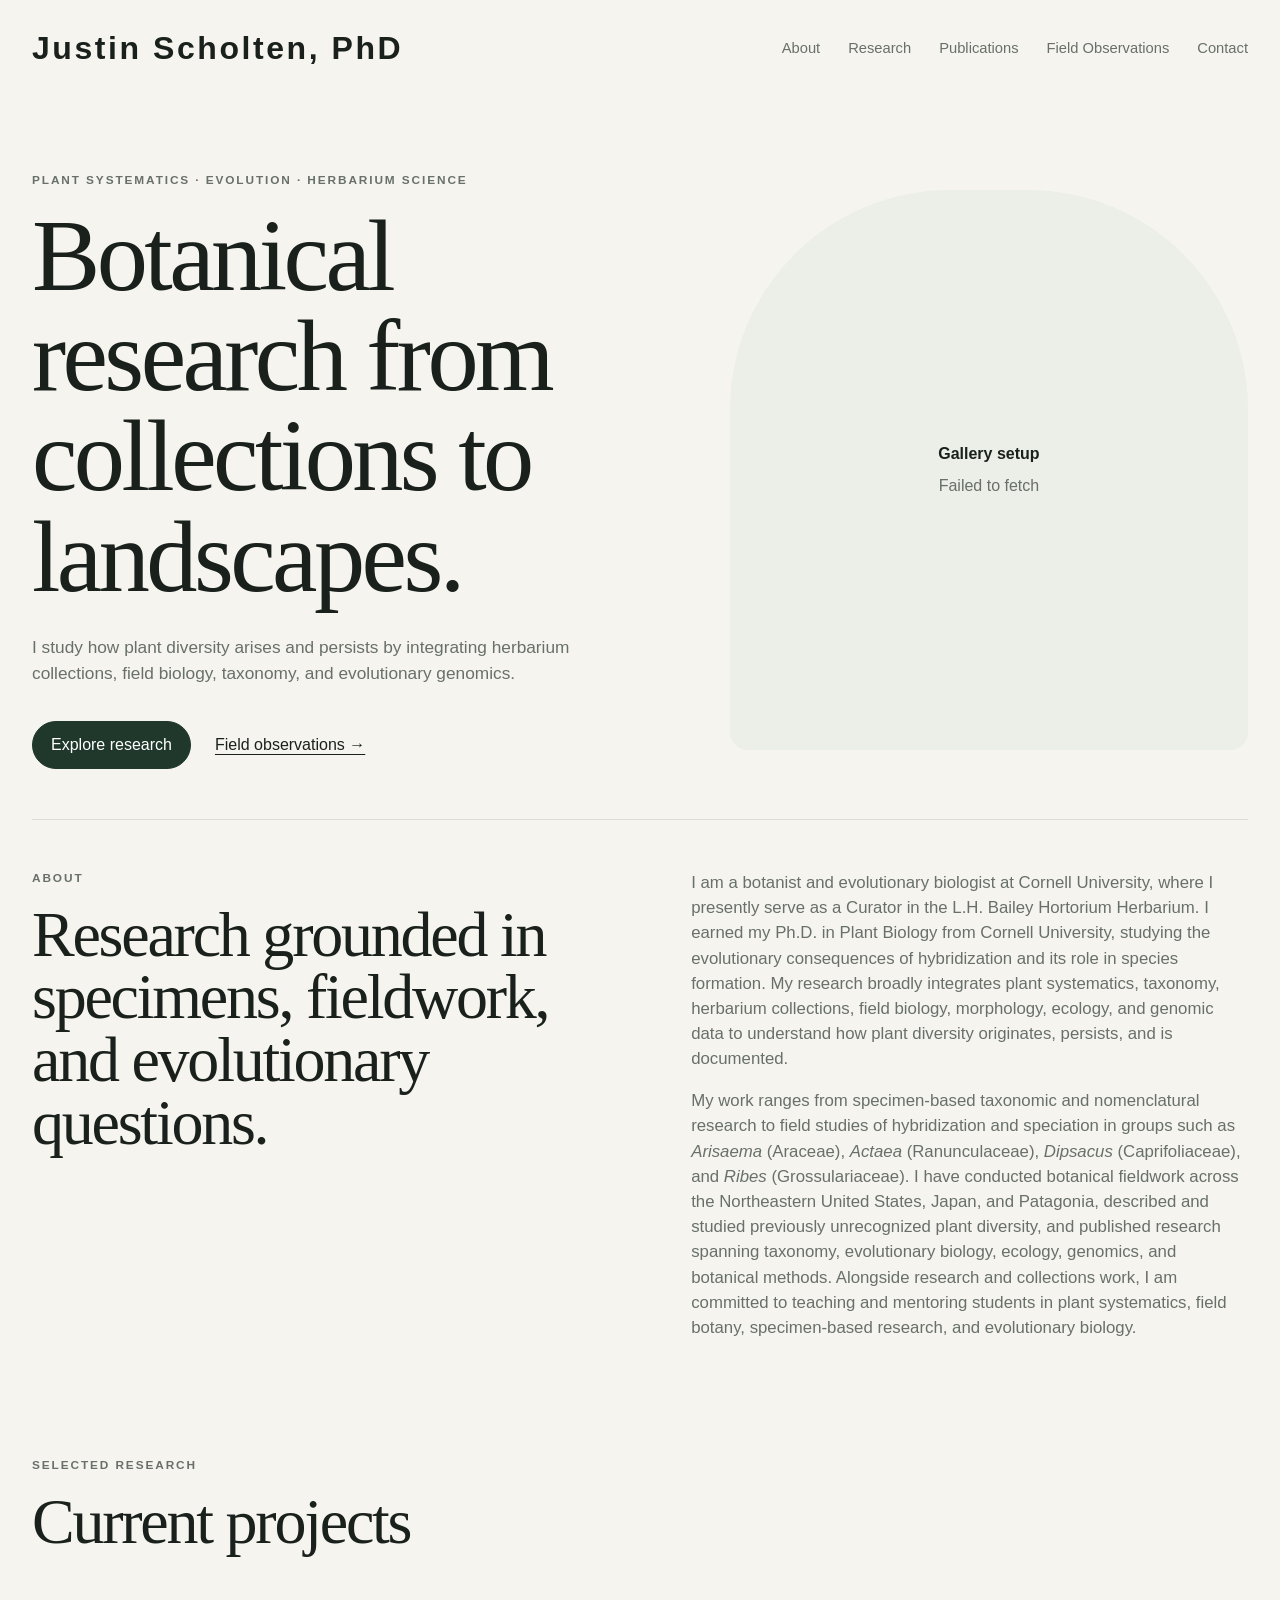
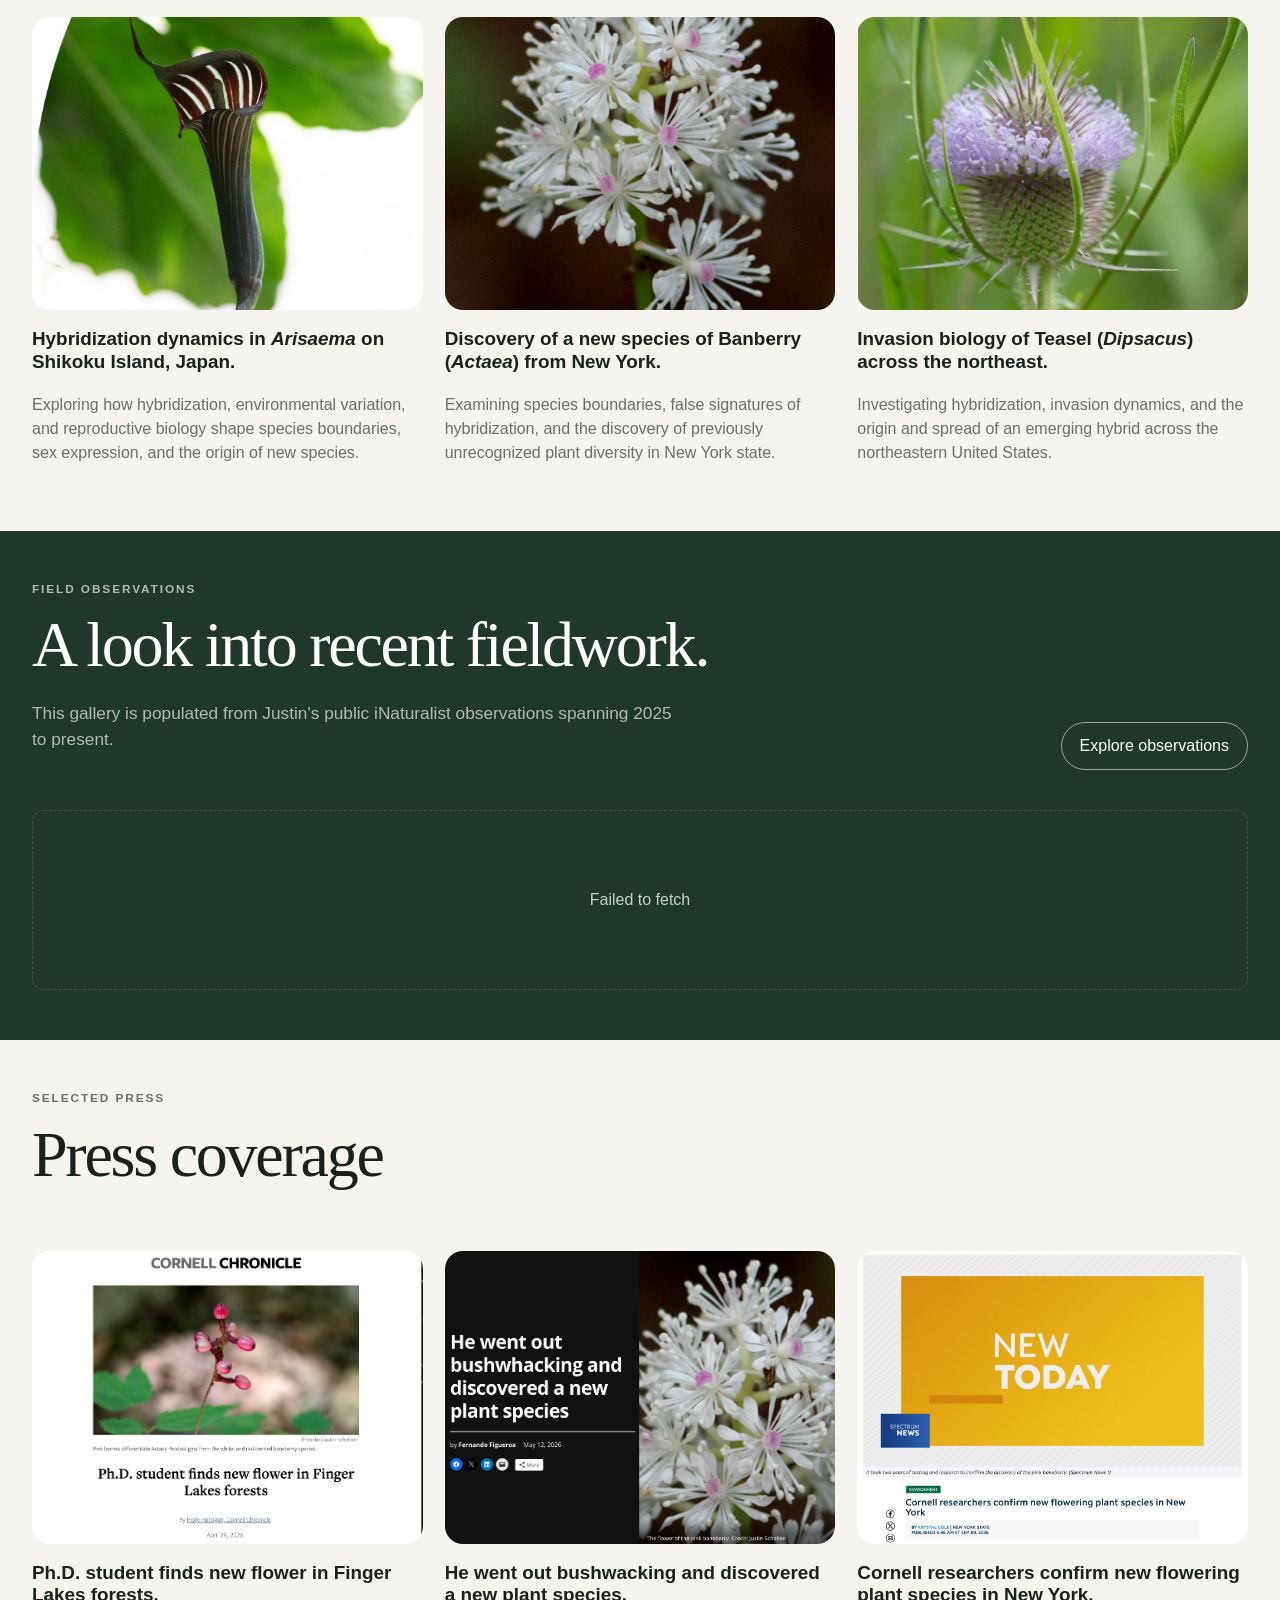
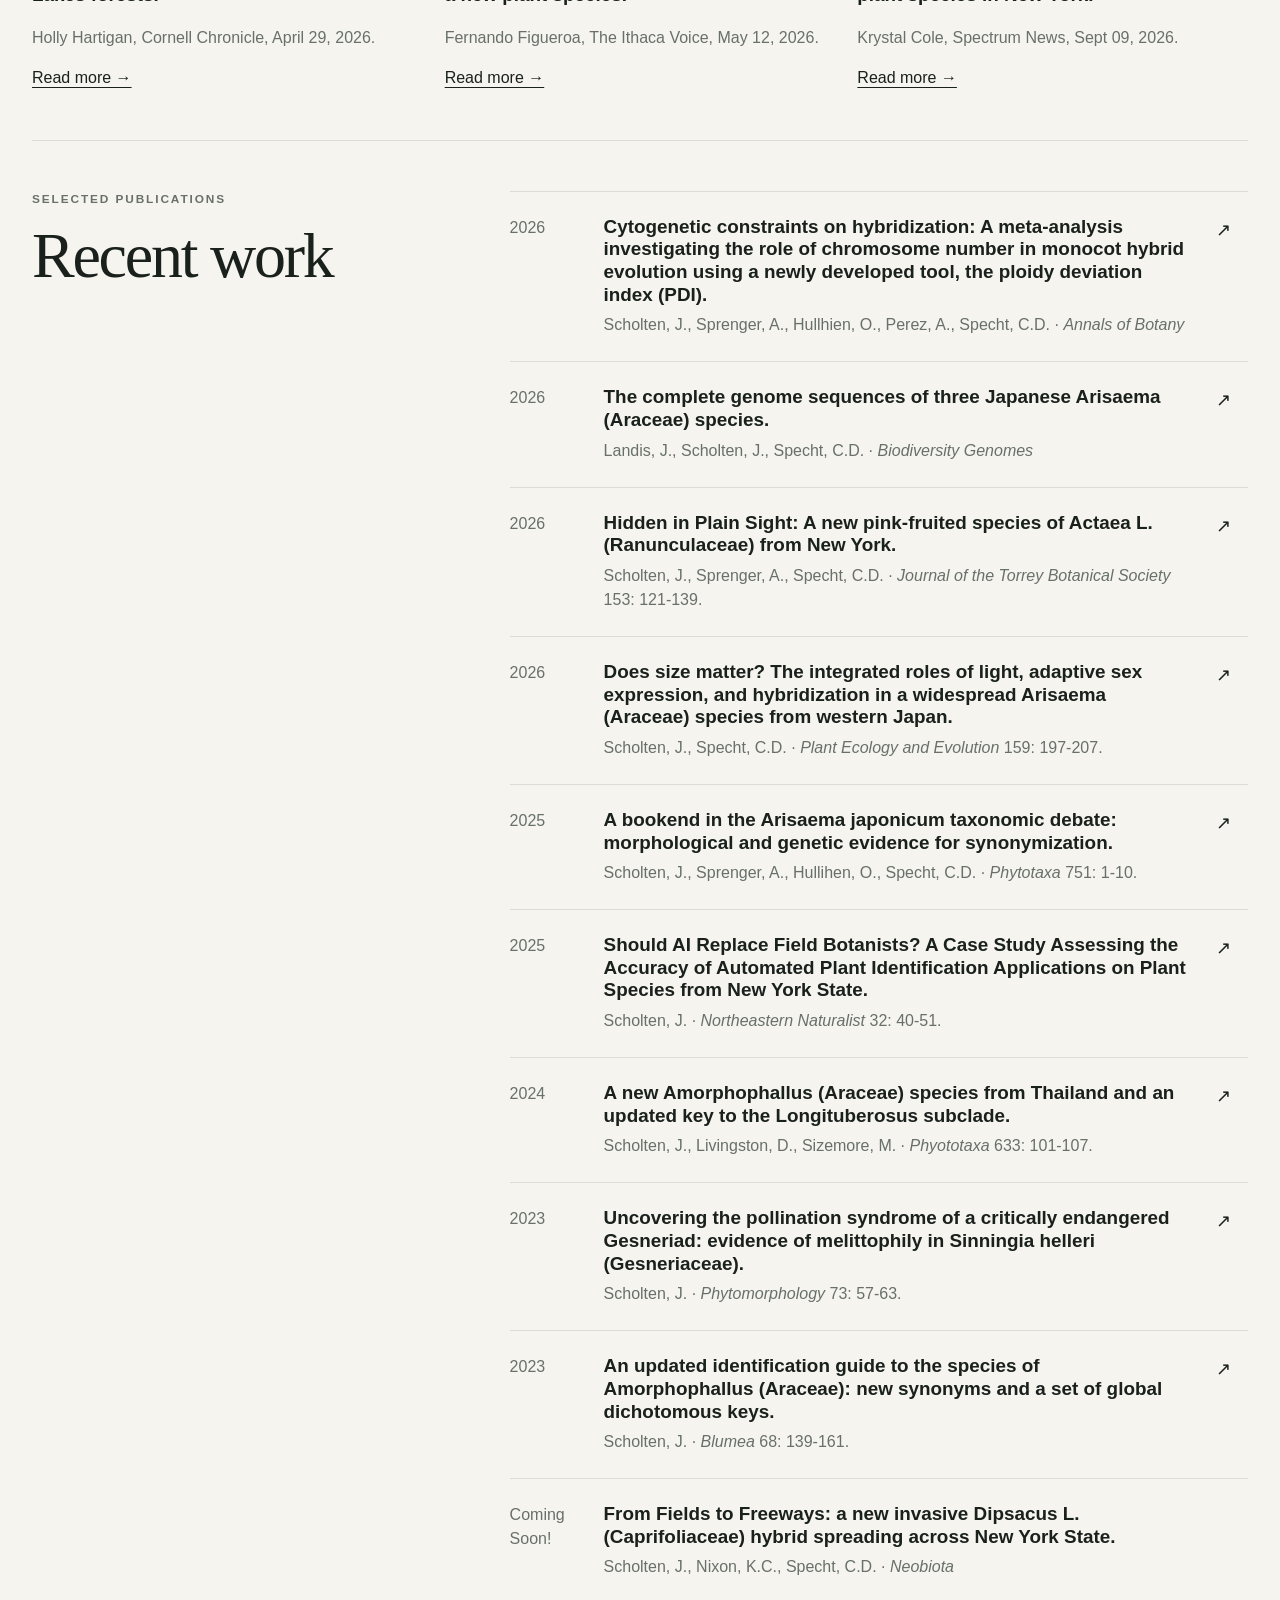
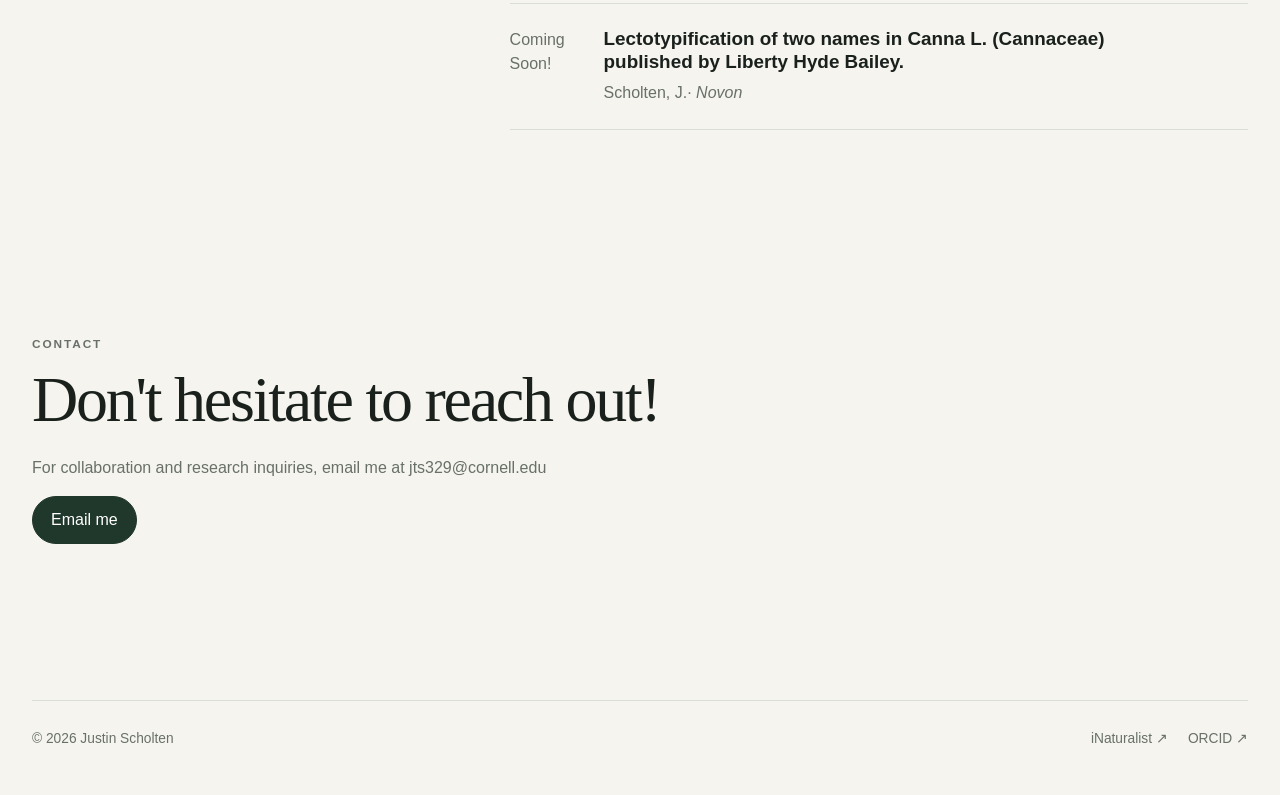
<file: index.html>
<!DOCTYPE html>
<html lang="en">
<head>
  <meta charset="UTF-8">
  <meta name="viewport" content="width=device-width, initial-scale=1.0">
  <meta name="description" content="Botanical research, herbarium work, publications, and field observations.">
  <title>Justin Scholten | Botanist & Researcher</title>
  <link rel="stylesheet" href="css/style.css?v=20260831-3">
  <script src="js/config.js?v=20260831-3" defer></script>
  <script src="js/inaturalist.js?v=20260831-3" defer></script>
  <script src="js/main.js?v=20260831-3" defer></script>
</head>
<body>
  <header class="site-header">
    <a class="site-name" href="index.html">Justin Scholten, PhD </a>

    <button class="menu-toggle" type="button" aria-expanded="false" aria-controls="site-nav">
      Menu
    </button>

    <nav id="site-nav" class="site-nav" aria-label="Main navigation">
      <a href="#about">About</a>
      <a href="#research">Research</a>
      <a href="#publications">Publications</a>
      <a href="observations.html">Field Observations</a>
      <a href="#contact">Contact</a>
    </nav>
  </header>

  <main>
    <section class="hero section">
      <div class="hero-copy">
        <p class="eyebrow">PLANT SYSTEMATICS · EVOLUTION · HERBARIUM SCIENCE</p>
        <h1>Botanical research from collections to landscapes.</h1>
        <p class="hero-text">
          I study how plant diversity arises and persists by integrating herbarium collections, field biology, taxonomy, and evolutionary genomics.
        </p>
        <div class="hero-actions">
          <a class="button" href="#research">Explore research</a>
          <a class="text-link" href="observations.html">Field observations →</a>
        </div>
      </div>

      <div class="hero-panel" aria-label="Featured field observation">
        <div id="hero-observation" class="hero-observation loading-card">
          <div class="loading-message">
            <strong>Live field observation</strong>
            <span>Set your iNaturalist username in <code>js/config.js</code>.</span>
          </div>
        </div>
      </div>
    </section>

    <section id="about" class="section split-section">
      <div>
        <p class="eyebrow">ABOUT</p>
        <h2>Research grounded in specimens, fieldwork, and evolutionary questions.</h2>
      </div>
      <div class="prose">
        <p>
          I am a botanist and evolutionary biologist at Cornell University, where I presently serve as a Curator in the L.H. Bailey Hortorium Herbarium. I earned my Ph.D. in Plant Biology from Cornell University, studying the evolutionary consequences of hybridization and its role in species formation. My research broadly integrates plant systematics, taxonomy, herbarium collections, field biology, morphology, ecology, and genomic data to understand how plant diversity originates, persists, and is documented.
          
        </p>
        <p>
          My work ranges from specimen-based taxonomic and nomenclatural research to field studies of hybridization and speciation in groups such as <i>Arisaema</i> (Araceae), <i>Actaea</i> (Ranunculaceae), <i>Dipsacus</i> (Caprifoliaceae), and <i>Ribes</i> (Grossulariaceae). I have conducted botanical fieldwork across the Northeastern United States, Japan, and Patagonia, described and studied previously unrecognized plant diversity, and published research spanning taxonomy, evolutionary biology, ecology, genomics, and botanical methods. Alongside research and collections work, I am committed to teaching and mentoring students in plant systematics, field botany, specimen-based research, and evolutionary biology.
        </p>
      </div>
    </section>
    <section id="research" class="section">
      <div class="section-heading">
        <div>
          <p class="eyebrow">SELECTED RESEARCH</p>
          <h2>Current projects</h2>
        </div>
      </div>

      <div class="project-grid">
        <article class="project-card">
          <div class="project-image">
            <img src="images/Arisaema.jpg" alt="Teasel">
          </div>
          <div class="project-copy">
            <h3>Hybridization dynamics in <i>Arisaema</i> on Shikoku Island, Japan.</h3>
            <p>Exploring how hybridization, environmental variation, and reproductive biology shape species boundaries, sex expression, and the origin of new species.</p>
          </div>
        </article>

        <article class="project-card">
          <div class="project-image">
            <img src="images/Actaea_rhodostigma.png" alt="Actaea rhodostigma">
          </div>
          <div class="project-copy">
            <h3>Discovery of a new species of Banberry (<i>Actaea</i>) from New York.</h3>
            <p>Examining species boundaries, false signatures of hybridization, and the discovery of previously unrecognized plant diversity in New York state.</p>
          </div>
        </article>

        <article class="project-card">
          <div class="project-image">
            <img src="images/Dipsacus.jpg" alt="Teasel">
          </div>
          <div class="project-copy">
            <h3>Invasion biology of Teasel (<i>Dipsacus</i>) across the northeast.</h3>
            <p>Investigating hybridization, invasion dynamics, and the origin and spread of an emerging hybrid across the northeastern United States.</p>
          </div>
        </article>
      </div>
    </section>

    <section class="section observations-preview">
      <div class="section-heading">
        <div>
          <p class="eyebrow">FIELD OBSERVATIONS</p>
          <h2>A look into recent fieldwork.</h2>
          <p class="section-intro">
            This gallery is populated from Justin's public iNaturalist observations spanning 2025 to present.
          </p>
        </div>
        <a class="button button-secondary" href="observations.html">Explore observations</a>
      </div>

      <div id="home-inat-gallery" class="inat-grid inat-grid-home" aria-live="polite">
        <div class="gallery-placeholder">
          Add your iNaturalist username in <code>js/config.js</code> to load the gallery.
        </div>
      </div>
    </section>

    <section id="research" class="section">
      <div class="section-heading">
        <div>
          <p class="eyebrow">SELECTED PRESS</p>
          <h2>Press coverage</h2>
        </div>
      </div>

      <div class="project-grid">
        <article class="project-card">
          <div class="project-image">
            <img src="images/Actaea_3.jpeg" alt="Pink-fruited Actaea from New York">
          </div>
          <div class="project-copy">
            <p class="project-number"></p>
            <h3>Ph.D. student finds new flower in Finger Lakes forests.</h3>
            <p>Holly Hartigan, Cornell Chronicle, April 29, 2026.</p>
            <a href="https://news.cornell.edu/stories/2026/04/phd-student-finds-new-flower-finger-lakes-forests" class="text-link">Read more →</a>
          </div>
        </article>

        <article class="project-card">
          <div class="project-image">
            <img src="images/Actaea_2.jpeg" alt="Pink-fruited Actaea from New York">
          </div>
          <div class="project-copy">
            <p class="project-number"></p>
            <h3>He went out bushwacking and discovered a new plant species.</h3>
            <p>Fernando Figueroa, The Ithaca Voice, May 12, 2026.</p>
            <a href="https://ithacavoice.org/2026/05/he-went-out-bushwhacking-and-discovered-a-new-plant-species/" class="text-link">Read more →</a>
          </div>
        </article>

        <article class="project-card">
          <div class="project-image">
            <img src="images/Spectrum.jpeg" alt="Pink-fruited Actaea from New York">
          </div>
          <div class="project-copy">
            <p class="project-number"></p>
            <h3>Cornell researchers confirm new flowering plant species in New York.</h3>
            <p>Krystal Cole, Spectrum News, Sept 09, 2026.</p>
            <a href="https://spectrumlocalnews.com/nys/central-ny/news/2026/09/09/new-york-flower-species-identified-pink-baneberry" class="text-link">Read more →</a>
          </div>
        </article>
      </div>
    </section>

    <section id="publications" class="section publication-section">
      <div>
        <p class="eyebrow">SELECTED PUBLICATIONS</p>
        <h2>Recent work</h2>
      </div>

      <div class="publication-list">

        <article class="publication-item">
          <span>2026</span>
          <div>
            <h3>Cytogenetic constraints on hybridization: A meta-analysis investigating the role of chromosome number in monocot hybrid evolution using a newly developed tool, the ploidy deviation index (PDI).</h3>
            <p>Scholten, J., Sprenger, A., Hullhien, O., Perez, A., Specht, C.D. · <em>Annals of Botany</em></p>
          </div>
     
           <a
            href="https://doi.org/10.1093/aob/mcag247"
            target="_blank"
            rel="noopener"
            aria-label="Open publication"
            >↗</a>
        </article>
        <article class="publication-item">
          <span>2026</span>
          <div>
            <h3>The complete genome sequences of three Japanese Arisaema (Araceae) species.</h3>
            <p>Landis, J., Scholten, J., Specht, C.D. · <em>Biodiversity Genomes</em></p>
          </div>
     
           <a
            href="https://doi.org/10.56179/001c.160257"
            target="_blank"
            rel="noopener"
            aria-label="Open publication"
            >↗</a>
        </article>
        <article class="publication-item">
          <span>2026</span>
          <div>
            <h3>Hidden in Plain Sight: A new pink-fruited species of Actaea L. (Ranunculaceae) from New York.</h3>
            <p>Scholten, J., Sprenger, A., Specht, C.D. · <em>Journal of the Torrey Botanical Society</em> 153: 121-139.</p>
          </div>
     
           <a
            href="https://doi.org/10.3159/TORREY-D-25-00020.1"
            target="_blank"
            rel="noopener"
            aria-label="Open publication"
            >↗</a>
        </article>
        <article class="publication-item">
          <span>2026</span>
          <div>
            <h3>Does size matter? The integrated roles of light, adaptive sex expression, and hybridization in a widespread Arisaema (Araceae) species from western Japan.</h3>
            <p>Scholten, J., Specht, C.D. · <em>Plant Ecology and Evolution</em> 159: 197-207.</p>
          </div>
     
           <a
            href="https://doi.org/10.5091/plecevo.177783"
            target="_blank"
            rel="noopener"
            aria-label="Open publication"
            >↗</a>
        </article>
        <article class="publication-item">
          <span>2025</span>
          <div>
            <h3>A bookend in the Arisaema japonicum taxonomic debate: morphological and genetic evidence for synonymization.</h3>
            <p>Scholten, J., Sprenger, A., Hullihen, O., Specht, C.D. · <em>Phytotaxa</em> 751: 1-10.</p>
          </div>
     
           <a
            href="https://doi.org/10.11646/phytotaxa.725.1.1"
            target="_blank"
            rel="noopener"
            aria-label="Open publication"
            >↗</a>
        </article>
        <article class="publication-item">
          <span>2025</span>
          <div>
            <h3>Should AI Replace Field Botanists? A Case Study Assessing the Accuracy of Automated Plant Identification Applications on Plant Species from New York State.</h3>
            <p>Scholten, J. · <em>Northeastern Naturalist</em> 32: 40-51.</p>
          </div>
     
           <a
            href="https://doi.org/10.1656/045.032.0103"
            target="_blank"
            rel="noopener"
            aria-label="Open publication"
            >↗</a>
        </article>
        <article class="publication-item">
          <span>2024</span>
          <div>
            <h3>A new Amorphophallus (Araceae) species from Thailand and an updated key to the Longituberosus subclade.</h3>
            <p>Scholten, J., Livingston, D., Sizemore, M. · <em>Phyototaxa</em> 633: 101-107.</p>
          </div>
     
           <a
            href="https://doi.org/10.11646/phytotaxa.633.2.1"
            target="_blank"
            rel="noopener"
            aria-label="Open publication"
            >↗</a>
        </article>
        <article class="publication-item">
          <span>2023</span>
          <div>
            <h3>Uncovering the pollination syndrome of a critically endangered Gesneriad: evidence of melittophily in Sinningia helleri (Gesneriaceae).</h3>
            <p>Scholten, J. · <em>Phytomorphology</em> 73: 57-63.</p>
          </div>
     
           <a
            href="https://www.researchgate.net/publication/378856848_Uncovering_the_Pollination_Syndrome_of_a_Critically_Endangered_Gesneriad_Evidence_of_Melittophily_in_Sinningia_helleri_Gesneriaceae"
            target="_blank"
            rel="noopener"
            aria-label="Open publication"
            >↗</a>
        </article>
        <article class="publication-item">
          <span>2023</span>
          <div>
            <h3>An updated identification guide to the species of Amorphophallus (Araceae): new synonyms and a set of global dichotomous keys.</h3>
            <p>Scholten, J. · <em>Blumea</em> 68: 139-161.</p>
          </div>
     
           <a
            href="https://doi.org/10.3767/blumea.2023.68.02.03."
            target="_blank"
            rel="noopener"
            aria-label="Open publication"
            >↗</a>
        </article>
        <article class="publication-item">
          <span>Coming Soon!</span>
          <div>
            <h3>From Fields to Freeways: a new invasive Dipsacus L. (Caprifoliaceae) hybrid spreading across New York State.</h3>
            <p>Scholten, J., Nixon, K.C., Specht, C.D. · <em>Neobiota</em></p>
          </div>
        </article>
        <article class="publication-item">
          <span>Coming Soon!</span>
          <div>
            <h3>Lectotypification of two names in Canna L. (Cannaceae) published by Liberty Hyde Bailey.</h3>
            <p>Scholten, J.· <em>Novon</em></p>
          </div>
        </article>
      </div>
    </section>
    <section id="contact" class="section contact-section">
      <p class="eyebrow">CONTACT</p>
      <h2>Don't hesitate to reach out!</h2>
      <p>For collaboration and research inquiries, email me at jts329@cornell.edu</p>
      <a class="button" href="mailto:jts329@cornell.edu">Email me</a>
    </section>
  </main>

  <footer class="site-footer">
    <span>© <span id="current-year"></span> Justin Scholten</span>
    <div>
      <a id="inat-profile-link" href="https://www.inaturalist.org/justinscholten" target="_blank" rel="noopener">iNaturalist ↗</a>
      <a href="https://orcid.org/0000-0003-3095-158X"
          target="_blank"
          rel="noopener"
          aria-label="Open publication"
        >ORCID 
       ↗</a>
    </div>
  </footer>
</body>
</html>
</file>
<file: css/style.css>
:root {
  --paper: #f5f4ef;
  --ink: #1a211d;
  --muted: #687069;
  --line: #d9ddd6;
  --card: #eceee8;
  --deep: #20372b;
  --deep-2: #14261c;
  --cream: #fbfaf6;
  --max-width: 1320px;
  --radius: 18px;
  --font-sans: Inter, ui-sans-serif, -apple-system, BlinkMacSystemFont, "Segoe UI", sans-serif;
  --font-serif: Iowan Old Style, Baskerville, "Times New Roman", serif;
}

* { box-sizing: border-box; }

html {
  scroll-behavior: smooth;
  background: var(--paper);
}

body {
  margin: 0;
  color: var(--ink);
  background: var(--paper);
  font-family: var(--font-sans);
  line-height: 1.5;
}

img {
  display: block;
  max-width: 100%;
}

a {
  color: inherit;
}

button,
input,
select {
  font: inherit;
}

button,
a {
  -webkit-tap-highlight-color: transparent;
}

.site-header {
  max-width: var(--max-width);
  margin: 0 auto;
  padding: 24px 32px;
  min-height: 84px;
  display: flex;
  align-items: center;
  justify-content: space-between;
  gap: 28px;
}

.site-name {
  font-size: 2.0rem;
  letter-spacing: 0.08em;
  font-weight: 800;
  text-decoration: none;
}

.site-nav {
  display: flex;
  gap: 28px;
  align-items: center;
}

.site-nav a {
  color: var(--muted);
  font-size: 0.92rem;
  text-decoration: none;
}

.site-nav a:hover,
.site-nav a.active {
  color: var(--ink);
}

.menu-toggle {
  display: none;
  border: 1px solid var(--line);
  border-radius: 999px;
  padding: 9px 14px;
  background: transparent;
  color: var(--ink);
}

.section {
  width: min(calc(100% - 64px), var(--max-width));
  margin: 0 auto;
  padding: 50px 0;
}

.eyebrow {
  margin: 0 0 16px;
  color: var(--muted);
  font-size: 0.74rem;
  letter-spacing: 0.16em;
  font-weight: 800;
}

h1,
h2,
h3,
p {
  margin-top: 0;
}

h1,
h2 {
  font-family: var(--font-serif);
  font-weight: 500;
  line-height: 0.98;
  letter-spacing: -0.035em;
}

h1 {
  max-width: 830px;
  font-size: clamp(3.7rem, 8vw, 7.8rem);
  margin-bottom: 28px;
}

h2 {
  max-width: 780px;
  font-size: clamp(2.6rem, 5vw, 5rem);
  margin-bottom: 24px;
}

h3 {
  font-size: 1.18rem;
  line-height: 1.2;
}

.hero {
  min-height: 720px;
  display: grid;
  grid-template-columns: minmax(0, 1.08fr) minmax(340px, .92fr);
  gap: clamp(44px, 7vw, 110px);
  align-items: center;
  padding-top: 76px;
}

.hero-text,
.section-intro {
  max-width: 650px;
  color: var(--muted);
  font-size: 1.08rem;
}

.hero-actions {
  display: flex;
  gap: 24px;
  flex-wrap: wrap;
  align-items: center;
  margin-top: 34px;
}

.button {
  display: inline-flex;
  min-height: 46px;
  align-items: center;
  justify-content: center;
  padding: 11px 18px;
  border: 1px solid var(--deep);
  border-radius: 999px;
  color: white;
  background: var(--deep);
  text-decoration: none;
  cursor: pointer;
}

.button:hover {
  background: var(--deep-2);
}

.button-secondary {
  color: var(--deep);
  background: transparent;
}

.button-secondary:hover {
  color: white;
}

.text-link {
  text-underline-offset: 4px;
}

.hero-panel {
  min-width: 0;
}

.hero-observation {
  min-height: 560px;
  overflow: hidden;
  border-radius: 220px 220px 18px 18px;
  background: var(--card);
}

.hero-observation-link {
  min-height: 560px;
  position: relative;
  display: block;
}

.hero-observation-link img {
  width: 100%;
  height: 560px;
  object-fit: cover;
}

.hero-observation-caption {
  position: absolute;
  left: 0;
  right: 0;
  bottom: 0;
  padding: 80px 28px 28px;
  color: white;
  background: linear-gradient(transparent, rgba(0,0,0,.78));
  display: flex;
  flex-direction: column;
}

.hero-observation-caption strong {
  font-size: 1.15rem;
}

.hero-observation-caption span {
  margin-top: 6px;
  opacity: .82;
  font-size: .85rem;
}

.loading-card {
  display: grid;
  place-items: center;
  padding: 40px;
}

.loading-message {
  max-width: 320px;
  color: var(--muted);
  text-align: center;
}

.loading-message strong,
.loading-message span {
  display: block;
}

.loading-message strong {
  margin-bottom: 8px;
  color: var(--ink);
}

.split-section {
  border-top: 1px solid var(--line);
  display: grid;
  grid-template-columns: 1fr 1fr;
  gap: clamp(48px, 8vw, 120px);
}

.prose {
  max-width: 640px;
  color: var(--muted);
  font-size: 1.05rem;
}

.section-heading {
  margin-bottom: 40px;
  display: flex;
  align-items: flex-end;
  justify-content: space-between;
  gap: 32px;
}

.project-grid {
  display: grid;
  grid-template-columns: repeat(3, 1fr);
  gap: 22px;
}

.project-card {
  min-width: 0;
}

.project-image {
  aspect-ratio: 4 / 3;
  margin-bottom: 18px;
  border-radius: var(--radius);
  overflow: hidden;
}
.project-image img {
  width: 100%;
  height: 100%;
  object-fit: cover;
  object-position: center;
}

.placeholder-image {
  display: grid;
  place-items: center;
  color: var(--muted);
  background:
    linear-gradient(130deg, #dfe4dc, #c8d2c8);
  font-size: .8rem;
  letter-spacing: .08em;
  text-transform: uppercase;
}

.project-number {
  margin-bottom: 10px;
  color: var(--muted);
  font-size: .78rem;
}

.project-copy p:not(.project-number) {
  color: var(--muted);
}

.observations-preview {
  width: 100%;
  max-width: none;
  padding-left: max(32px, calc((100vw - var(--max-width))/2));
  padding-right: max(32px, calc((100vw - var(--max-width))/2));
  color: white;
  background: var(--deep);
}

.observations-preview .eyebrow,
.observations-preview .section-intro {
  color: rgba(255,255,255,.66);
}

.observations-preview .button-secondary {
  color: white;
  border-color: rgba(255,255,255,.55);
}

.inat-grid {
  display: grid;
  gap: 10px;
}

.inat-grid-home {
  grid-template-columns: repeat(4, minmax(0, 1fr));
  transition: opacity .18s ease;
}

.inat-grid.is-changing {
  opacity: .35;
}

.inat-card {
  min-width: 0;
  position: relative;
  aspect-ratio: 1 / 1;
  overflow: hidden;
  border: 0;
  border-radius: 12px;
  padding: 0;
  color: white;
  background: #d6d8d3;
  cursor: pointer;
  text-align: left;
  text-decoration: none;
}

.inat-card img {
  width: 100%;
  height: 100%;
  object-fit: cover;
  transition: transform .45s ease;
}

.inat-card:hover img {
  transform: scale(1.035);
}

.inat-overlay {
  position: absolute;
  inset: auto 0 0 0;
  min-height: 38%;
  padding: 54px 13px 13px;
  background: linear-gradient(transparent, rgba(0,0,0,.78));
  display: flex;
  flex-direction: column;
  justify-content: flex-end;
}

.common-name {
  font-size: .82rem;
  font-weight: 700;
}

.scientific-name {
  font-family: var(--font-serif);
  font-size: .98rem;
}

.observation-location {
  display: block;
  margin-top: 5px;
  color: rgba(255,255,255,.9);
  font-family: var(--font-sans);
  font-size: .72rem;
  font-style: normal;
  font-weight: 600;
  line-height: 1.25;
  letter-spacing: .015em;
}

.observation-meta {
  margin-top: 4px;
  font-size: .72rem;
  opacity: .78;
}

.gallery-placeholder {
  grid-column: 1 / -1;
  min-height: 180px;
  border: 1px dashed rgba(127,127,127,.5);
  border-radius: 12px;
  display: grid;
  place-items: center;
  padding: 24px;
  color: inherit;
  opacity: .76;
  text-align: center;
}

.publication-section {
  border-top: 1px solid var(--line);
  display: grid;
  grid-template-columns: .7fr 1.3fr;
  gap: 80px;
}

.publication-list {
  border-top: 1px solid var(--line);
}

.publication-item {
  padding: 24px 0;
  border-bottom: 1px solid var(--line);
  display: grid;
  grid-template-columns: 70px 1fr 32px;
  gap: 24px;
  align-items: start;
}

.publication-item > span,
.publication-item p {
  color: var(--muted);
}

.publication-item h3 {
  margin-bottom: 7px;
}

.publication-item p {
  margin-bottom: 0;
}

.publication-item > a {
  text-decoration: none;
  font-size: 1.15rem;
}

.contact-section {
  min-height: 520px;
  display: flex;
  flex-direction: column;
  align-items: flex-start;
  justify-content: center;
}

.contact-section p:not(.eyebrow) {
  max-width: 600px;
  color: var(--muted);
}

.site-footer {
  width: min(calc(100% - 64px), var(--max-width));
  margin: 0 auto;
  padding: 28px 0 46px;
  border-top: 1px solid var(--line);
  display: flex;
  justify-content: space-between;
  gap: 20px;
  color: var(--muted);
  font-size: .86rem;
}

.site-footer div {
  display: flex;
  gap: 20px;
}

.site-footer a {
  text-decoration: none;
}

.observations-hero {
  padding-bottom: 44px;
}

.observations-hero h1 {
  max-width: 1040px;
}

.observations-hero > p:last-child {
  max-width: 680px;
  color: var(--muted);
  font-size: 1.07rem;
}

.observation-browser {
  padding-top: 24px;
}

.browser-toolbar {
  position: sticky;
  top: 0;
  z-index: 10;
  padding: 16px 0;
  background: rgba(245,244,239,.94);
  backdrop-filter: blur(12px);
  display: grid;
  grid-template-columns: 2fr 1fr 1fr 1fr;
  gap: 12px;
}

.browser-toolbar label {
  min-width: 0;
}

.browser-toolbar span {
  display: block;
  margin: 0 0 6px 4px;
  color: var(--muted);
  font-size: .72rem;
  font-weight: 700;
  letter-spacing: .08em;
  text-transform: uppercase;
}

.browser-toolbar input,
.browser-toolbar select {
  width: 100%;
  min-height: 46px;
  padding: 10px 13px;
  border: 1px solid var(--line);
  border-radius: 10px;
  color: var(--ink);
  background: var(--cream);
}

.browser-status {
  padding: 18px 0 16px;
  display: flex;
  align-items: center;
  justify-content: space-between;
  gap: 20px;
}

.browser-status p {
  margin: 0;
  color: var(--muted);
}

.text-button {
  border: 0;
  padding: 0;
  color: var(--ink);
  background: transparent;
  text-decoration: underline;
  text-underline-offset: 4px;
  cursor: pointer;
}

.inat-grid-browser {
  grid-template-columns: repeat(4, minmax(0, 1fr));
}

.load-more-wrap {
  padding-top: 36px;
  text-align: center;
}

.observation-dialog {
  width: min(920px, calc(100% - 28px));
  max-height: calc(100% - 28px);
  overflow: auto;
  border: 0;
  border-radius: 18px;
  padding: 0;
  color: var(--ink);
  background: var(--cream);
}

.observation-dialog::backdrop {
  background: rgba(10,16,12,.7);
}

.dialog-close {
  position: absolute;
  top: 14px;
  right: 14px;
  z-index: 2;
  width: 44px;
  height: 44px;
  border: 0;
  border-radius: 999px;
  color: white;
  background: rgba(0,0,0,.62);
  cursor: pointer;
  font-size: 1.6rem;
  line-height: 1;
}

#dialog-content {
  display: grid;
  grid-template-columns: 1.05fr .95fr;
}

.dialog-image-wrap {
  min-height: 560px;
  background: #dde0da;
}

.dialog-image-wrap img {
  width: 100%;
  height: 100%;
  min-height: 560px;
  object-fit: cover;
}

.dialog-copy {
  padding: 54px 42px;
}

.dialog-copy h2 {
  font-size: clamp(2.3rem, 4vw, 4rem);
  margin-bottom: 10px;
}

.dialog-scientific {
  margin-bottom: 34px;
  color: var(--muted);
  font-family: var(--font-serif);
  font-size: 1.2rem;
}

.dialog-copy dl {
  margin: 0 0 34px;
}

.dialog-copy dl div {
  padding: 13px 0;
  border-top: 1px solid var(--line);
  display: grid;
  grid-template-columns: 86px 1fr;
  gap: 18px;
}

.dialog-copy dt {
  color: var(--muted);
  font-size: .78rem;
  text-transform: uppercase;
  letter-spacing: .08em;
}

.dialog-copy dd {
  margin: 0;
}

.sr-only {
  position: absolute;
  width: 1px;
  height: 1px;
  padding: 0;
  margin: -1px;
  overflow: hidden;
  clip: rect(0, 0, 0, 0);
  white-space: nowrap;
  border: 0;
}

@media (max-width: 980px) {
  .hero {
    grid-template-columns: 1fr;
  }

  .hero-observation,
  .hero-observation-link,
  .hero-observation-link img {
    min-height: 520px;
    height: 520px;
  }

  .hero-observation {
    border-radius: 18px;
  }

  .project-grid,
  .inat-grid-browser {
    grid-template-columns: repeat(2, minmax(0, 1fr));
  }

  .inat-grid-home {
    grid-template-columns: repeat(3, minmax(0, 1fr));
  }

  .publication-section {
    grid-template-columns: 1fr;
    gap: 30px;
  }

  .browser-toolbar {
    grid-template-columns: 1fr 1fr;
  }
}

@media (max-width: 720px) {
  .site-header {
    padding: 18px 20px;
    align-items: flex-start;
    flex-wrap: wrap;
  }

  .menu-toggle {
    display: inline-flex;
  }

  .site-nav {
    width: 100%;
    display: none;
    flex-direction: column;
    align-items: flex-start;
    gap: 12px;
    padding: 12px 0 4px;
  }

  .site-nav.open {
    display: flex;
  }

  .section,
  .site-footer {
    width: min(calc(100% - 40px), var(--max-width));
  }

  .section {
    padding: 70px 0;
  }

  h1 {
    font-size: clamp(3.1rem, 15vw, 5rem);
  }

  h2 {
    font-size: clamp(2.4rem, 11vw, 3.6rem);
  }

  .split-section,
  .project-grid {
    grid-template-columns: 1fr;
  }

  .observations-preview {
    width: 100%;
    padding-left: 20px;
    padding-right: 20px;
  }

  .section-heading {
    align-items: flex-start;
    flex-direction: column;
  }

  .inat-grid-home,
  .inat-grid-browser {
    grid-template-columns: repeat(2, minmax(0, 1fr));
  }

  .browser-toolbar {
    position: static;
    grid-template-columns: 1fr;
  }

  #dialog-content {
    grid-template-columns: 1fr;
  }

  .dialog-image-wrap,
  .dialog-image-wrap img {
    min-height: 360px;
  }

  .dialog-copy {
    padding: 34px 24px;
  }

  .site-footer {
    flex-direction: column;
  }
}

@media (max-width: 430px) {
  .inat-grid-home {
    gap: 6px;
  }

  .inat-overlay {
    padding: 44px 9px 9px;
  }

  .common-name {
    font-size: .74rem;
  }

  .scientific-name {
    font-size: .88rem;
  }

  .publication-item {
    grid-template-columns: 52px 1fr 22px;
    gap: 12px;
  }
}

@media (prefers-reduced-motion: reduce) {
  html {
    scroll-behavior: auto;
  }

  .inat-card img,
  .inat-grid-home {
    transition: none;
  }
}

/* ---- iNaturalist full-history + map additions ---- */
.inat-no-photo {
  width: 100%;
  height: 100%;
  display: grid;
  place-items: center;
  color: var(--muted);
  background:
    radial-gradient(circle at 28% 28%, rgba(255,255,255,.75), transparent 26%),
    linear-gradient(135deg, #e2e5de, #c9d0c8);
  font-size: .78rem;
  letter-spacing: .08em;
  text-transform: uppercase;
}

.dialog-no-photo {
  width: 100%;
  min-height: 560px;
  display: grid;
  place-items: center;
  padding: 34px;
  color: var(--muted);
  background: linear-gradient(135deg, #e2e5de, #c9d0c8);
  text-align: center;
}

.observation-map-section {
  margin: 32px 0 30px;
  padding-top: 20px;
  border-top: 1px solid var(--line);
}

.map-heading-row {
  margin-bottom: 12px;
  display: flex;
  align-items: center;
  justify-content: space-between;
  gap: 14px;
}

.map-heading-row h3 {
  margin: 0;
}

.privacy-badge {
  display: inline-flex;
  align-items: center;
  min-height: 26px;
  padding: 4px 9px;
  border: 1px solid var(--line);
  border-radius: 999px;
  color: var(--muted);
  background: var(--paper);
  font-size: .68rem;
  font-weight: 800;
  letter-spacing: .08em;
  text-transform: uppercase;
}

.observation-map {
  width: 100%;
  height: 220px;
  overflow: hidden;
  border: 1px solid var(--line);
  border-radius: 12px;
  background: #dde0da;
}

.map-privacy-note {
  margin: 10px 0 0;
  color: var(--muted);
  font-size: .8rem;
  line-height: 1.45;
}

.public-coordinate-text {
  font-variant-numeric: tabular-nums;
}

.observation-inat-link {
  margin-top: 4px;
}

.observation-map .leaflet-control-attribution {
  font-size: 9px;
}

@media (max-width: 720px) {
  .observation-map {
    height: 200px;
  }

  .dialog-no-photo {
    min-height: 360px;
  }
}
</file>
